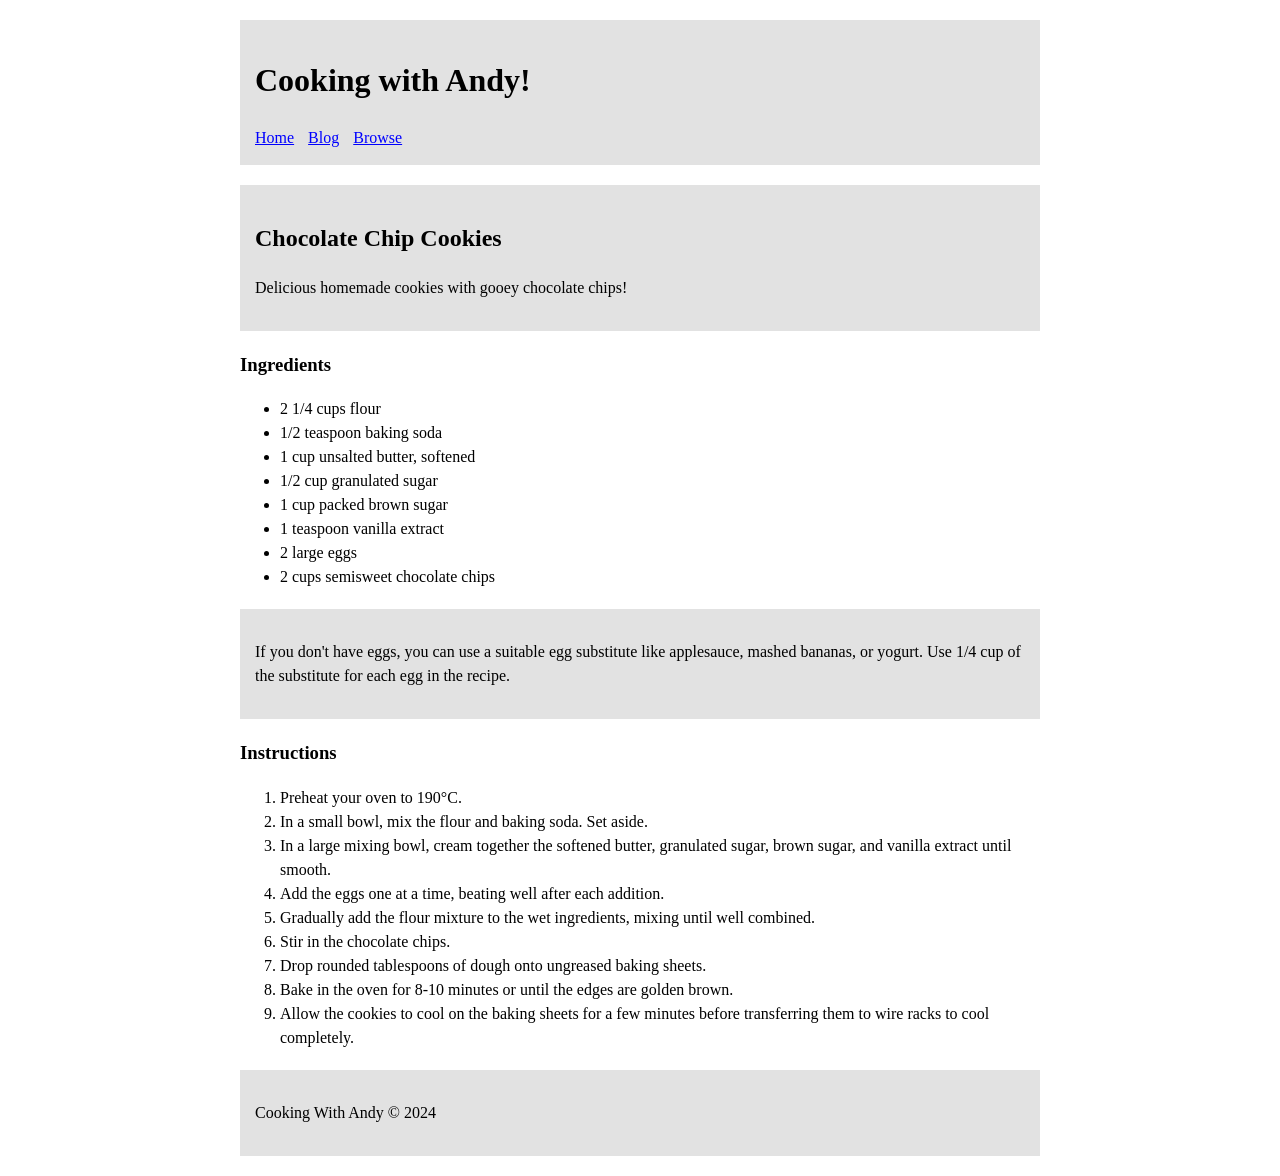
<file: exercise-1-semantic-markup/index.html>
<!DOCTYPE html>
<html lang="en">
<head>
    <meta charset="UTF-8">
    <meta name="viewport" content="width=device-width, initial-scale=1.0">
    <title>Chocolate Chip Cookies - Cooking with Andy!</title>

    <!-- Basic styling to match the mockup -->
    <style>
        body {
            font-family: serif; 
            max-width: 800px;
            margin: 0 auto;
            line-height: 1.5;
        }
        header, aside, footer {
            background-color: #e2e2e2;
            padding: 15px;
            margin-bottom: 20px;
            margin-top: 20px;
        }
        nav a {
            margin-right: 10px;
            color: blue;
            text-decoration: underline;
        }
    </style>
</head>
<body>

    <!-- Site header and navigation -->
    <header>
        <h1>Cooking with Andy!</h1>
        <nav>
            <a href="#">Home</a>
            <a href="#">Blog</a>
            <a href="#">Browse</a>
        </nav>
    </header>

    <!-- Main content area -->
    <main>
        <article>
            
            <!-- Recipe header -->
            <header>
                <h2>Chocolate Chip Cookies</h2>
                <p>Delicious homemade cookies with gooey chocolate chips!</p>
            </header>

            <!-- Ingredients list -->
            <section id="ingredients">
                <h3>Ingredients</h3>
                <ul>
                    <li>2 1/4 cups flour</li>
                    <li>1/2 teaspoon baking soda</li>
                    <li>1 cup unsalted butter, softened</li>
                    <li>1/2 cup granulated sugar</li>
                    <li>1 cup packed brown sugar</li>
                    <li>1 teaspoon vanilla extract</li>
                    <li>2 large eggs</li>
                    <li>2 cups semisweet chocolate chips</li>
                </ul>
            </section>

            <!-- Recipe tips/substitutions -->
            <aside>
                <p>If you don't have eggs, you can use a suitable egg substitute like applesauce, mashed bananas, or yogurt. Use 1/4 cup of the substitute for each egg in the recipe.</p>
            </aside>

            <!-- Step-by-step instructions -->
            <section id="instructions">
                <h3>Instructions</h3>
                <ol>
                    <li>Preheat your oven to 190&deg;C.</li>
                    <li>In a small bowl, mix the flour and baking soda. Set aside.</li>
                    <li>In a large mixing bowl, cream together the softened butter, granulated sugar, brown sugar, and vanilla extract until smooth.</li>
                    <li>Add the eggs one at a time, beating well after each addition.</li>
                    <li>Gradually add the flour mixture to the wet ingredients, mixing until well combined.</li>
                    <li>Stir in the chocolate chips.</li>
                    <li>Drop rounded tablespoons of dough onto ungreased baking sheets.</li>
                    <li>Bake in the oven for 8-10 minutes or until the edges are golden brown.</li>
                    <li>Allow the cookies to cool on the baking sheets for a few minutes before transferring them to wire racks to cool completely.</li>
                </ol>
            </section>

        </article>
    </main>

    <!-- Site footer -->
    <footer>
        <p>Cooking With Andy &copy; 2024</p>
    </footer>

</body>
</html>
</file>
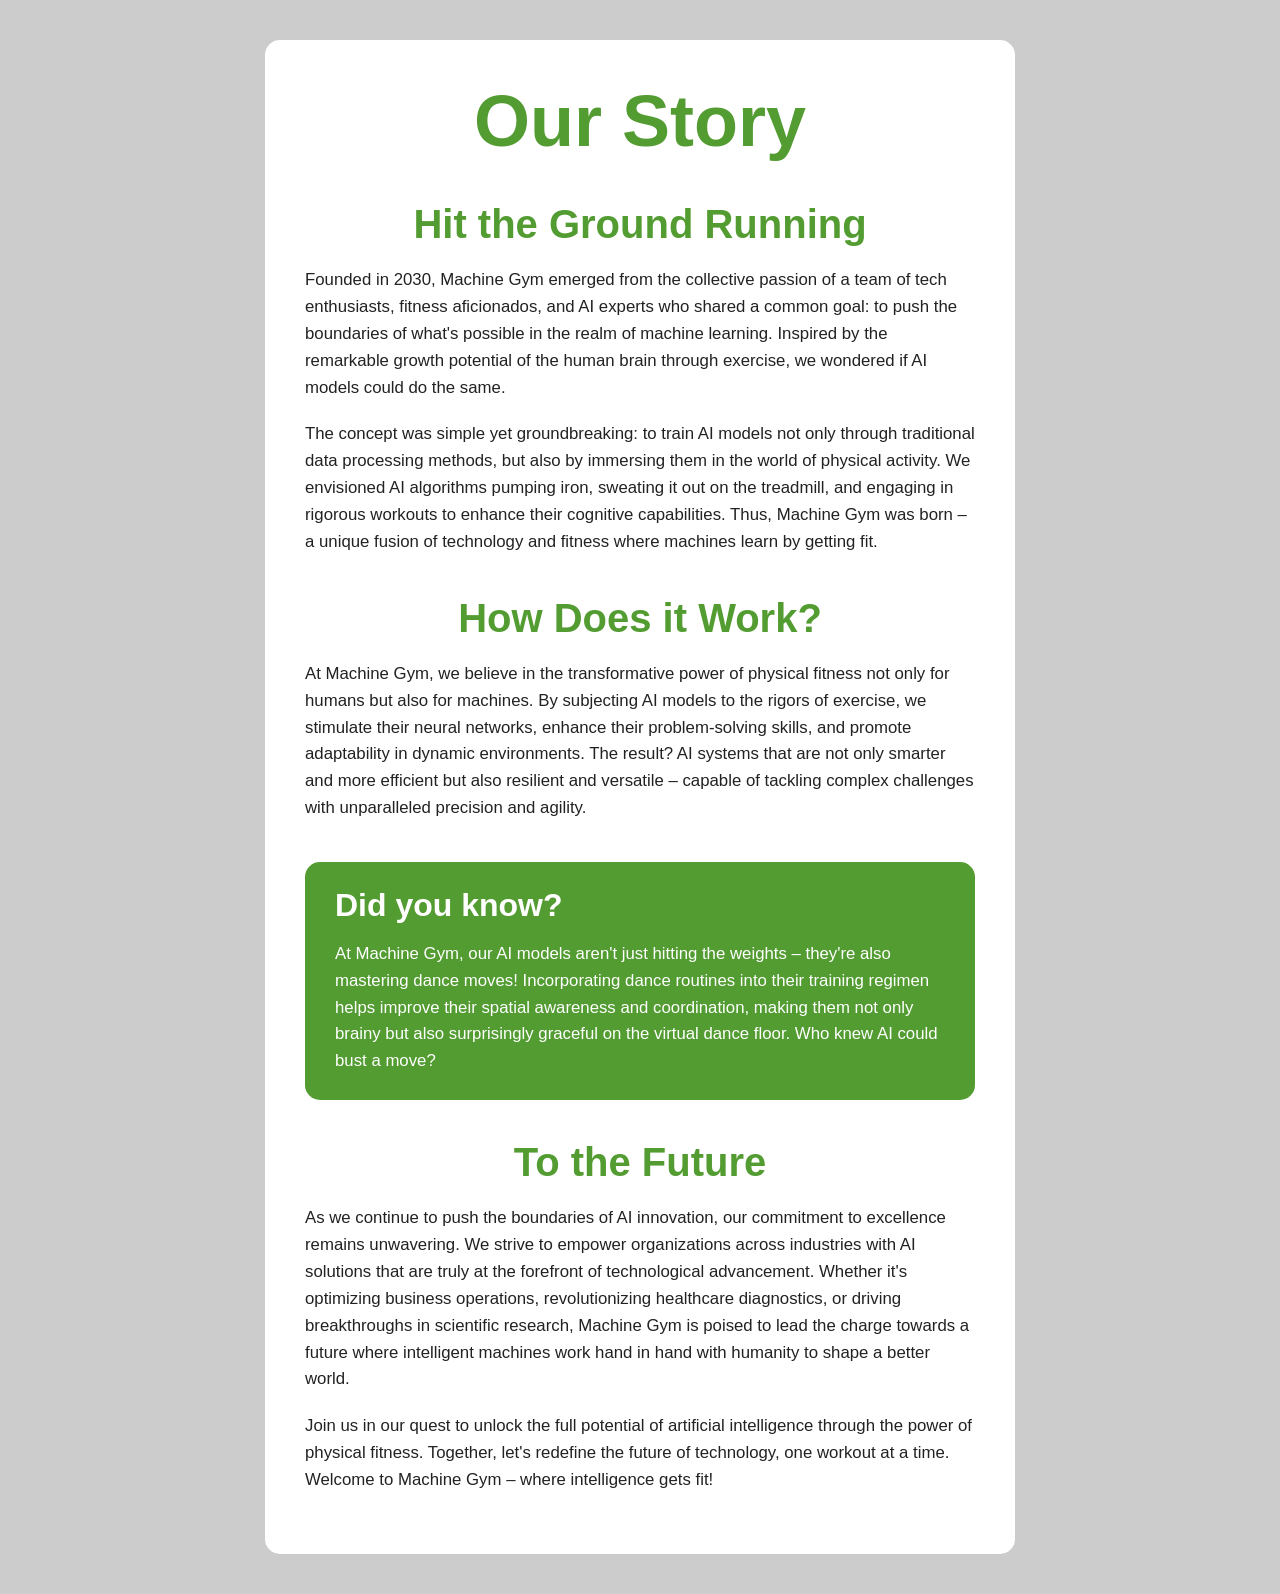
<file: exercise-2-css-styling/index.html>
<!DOCTYPE html>
<html lang="en">
<head>
    <meta charset="UTF-8">
    <meta name="viewport" content="width=device-width, initial-scale=1.0">
    <title>Our Story - Machine Gym</title>

    <style>
        /* Reset margins */
        * {
            box-sizing: border-box;
        }

        /* Page background and font */
        body {
            background-color: #cccccc; 
            font-family: Arial, Helvetica, sans-serif;
            margin: 0;
            padding: 40px 20px;
        }

        /* White container card */
        main {
            background-color: #ffffff;
            max-width: 750px; 
            margin: 0 auto; 
            padding: 40px;
            border-radius: 15px; 
        }

        /* Headings */
        h1, h2 {
            color: #529c31; 
            font-family: Impact, "Arial Black", sans-serif; 
            text-align: center;
            margin-bottom: 20px;
        }

        h1 {
            font-size: 4.5em;
            margin-top: 0;
        }

        h2 {
            font-size: 2.5em;
            margin-top: 40px;
        }

        /* Paragraphs */
        p {
            line-height: 1.6;
            color: #222222;
            font-size: 1.05em;
            margin-bottom: 20px;
        }

        /* Green highlight box */
        aside {
            background-color: #529c31;
            padding: 25px 30px;
            border-radius: 15px;
            margin: 40px 0;
        }

        aside h3 {
            color: #ffffff;
            font-family: Impact, "Arial Black", sans-serif;
            font-size: 2em;
            margin-top: 0;
            margin-bottom: 15px;
        }

        aside p {
            color: #ffffff;
            margin-bottom: 0; 
        }
    </style>
</head>
<body>

    <!-- Main content -->
    <main>
        <article>
            
            <header>
                <h1>Our Story</h1>
            </header>

            <section>
                <h2>Hit the Ground Running</h2>
                <p>Founded in 2030, Machine Gym emerged from the collective passion of a team of tech enthusiasts, fitness aficionados, and AI experts who shared a common goal: to push the boundaries of what's possible in the realm of machine learning. Inspired by the remarkable growth potential of the human brain through exercise, we wondered if AI models could do the same.</p>
                <p>The concept was simple yet groundbreaking: to train AI models not only through traditional data processing methods, but also by immersing them in the world of physical activity. We envisioned AI algorithms pumping iron, sweating it out on the treadmill, and engaging in rigorous workouts to enhance their cognitive capabilities. Thus, Machine Gym was born &ndash; a unique fusion of technology and fitness where machines learn by getting fit.</p>
            </section>

            <section>
                <h2>How Does it Work?</h2>
                <p>At Machine Gym, we believe in the transformative power of physical fitness not only for humans but also for machines. By subjecting AI models to the rigors of exercise, we stimulate their neural networks, enhance their problem-solving skills, and promote adaptability in dynamic environments. The result? AI systems that are not only smarter and more efficient but also resilient and versatile &ndash; capable of tackling complex challenges with unparalleled precision and agility.</p>
            </section>

            <!-- Green info box -->
            <aside>
                <h3>Did you know?</h3>
                <p>At Machine Gym, our AI models aren't just hitting the weights &ndash; they're also mastering dance moves! Incorporating dance routines into their training regimen helps improve their spatial awareness and coordination, making them not only brainy but also surprisingly graceful on the virtual dance floor. Who knew AI could bust a move?</p>
            </aside>

            <section>
                <h2>To the Future</h2>
                <p>As we continue to push the boundaries of AI innovation, our commitment to excellence remains unwavering. We strive to empower organizations across industries with AI solutions that are truly at the forefront of technological advancement. Whether it's optimizing business operations, revolutionizing healthcare diagnostics, or driving breakthroughs in scientific research, Machine Gym is poised to lead the charge towards a future where intelligent machines work hand in hand with humanity to shape a better world.</p>
                <p>Join us in our quest to unlock the full potential of artificial intelligence through the power of physical fitness. Together, let's redefine the future of technology, one workout at a time. Welcome to Machine Gym &ndash; where intelligence gets fit!</p>
            </section>

        </article>
    </main>

</body>
</html>
</file>
